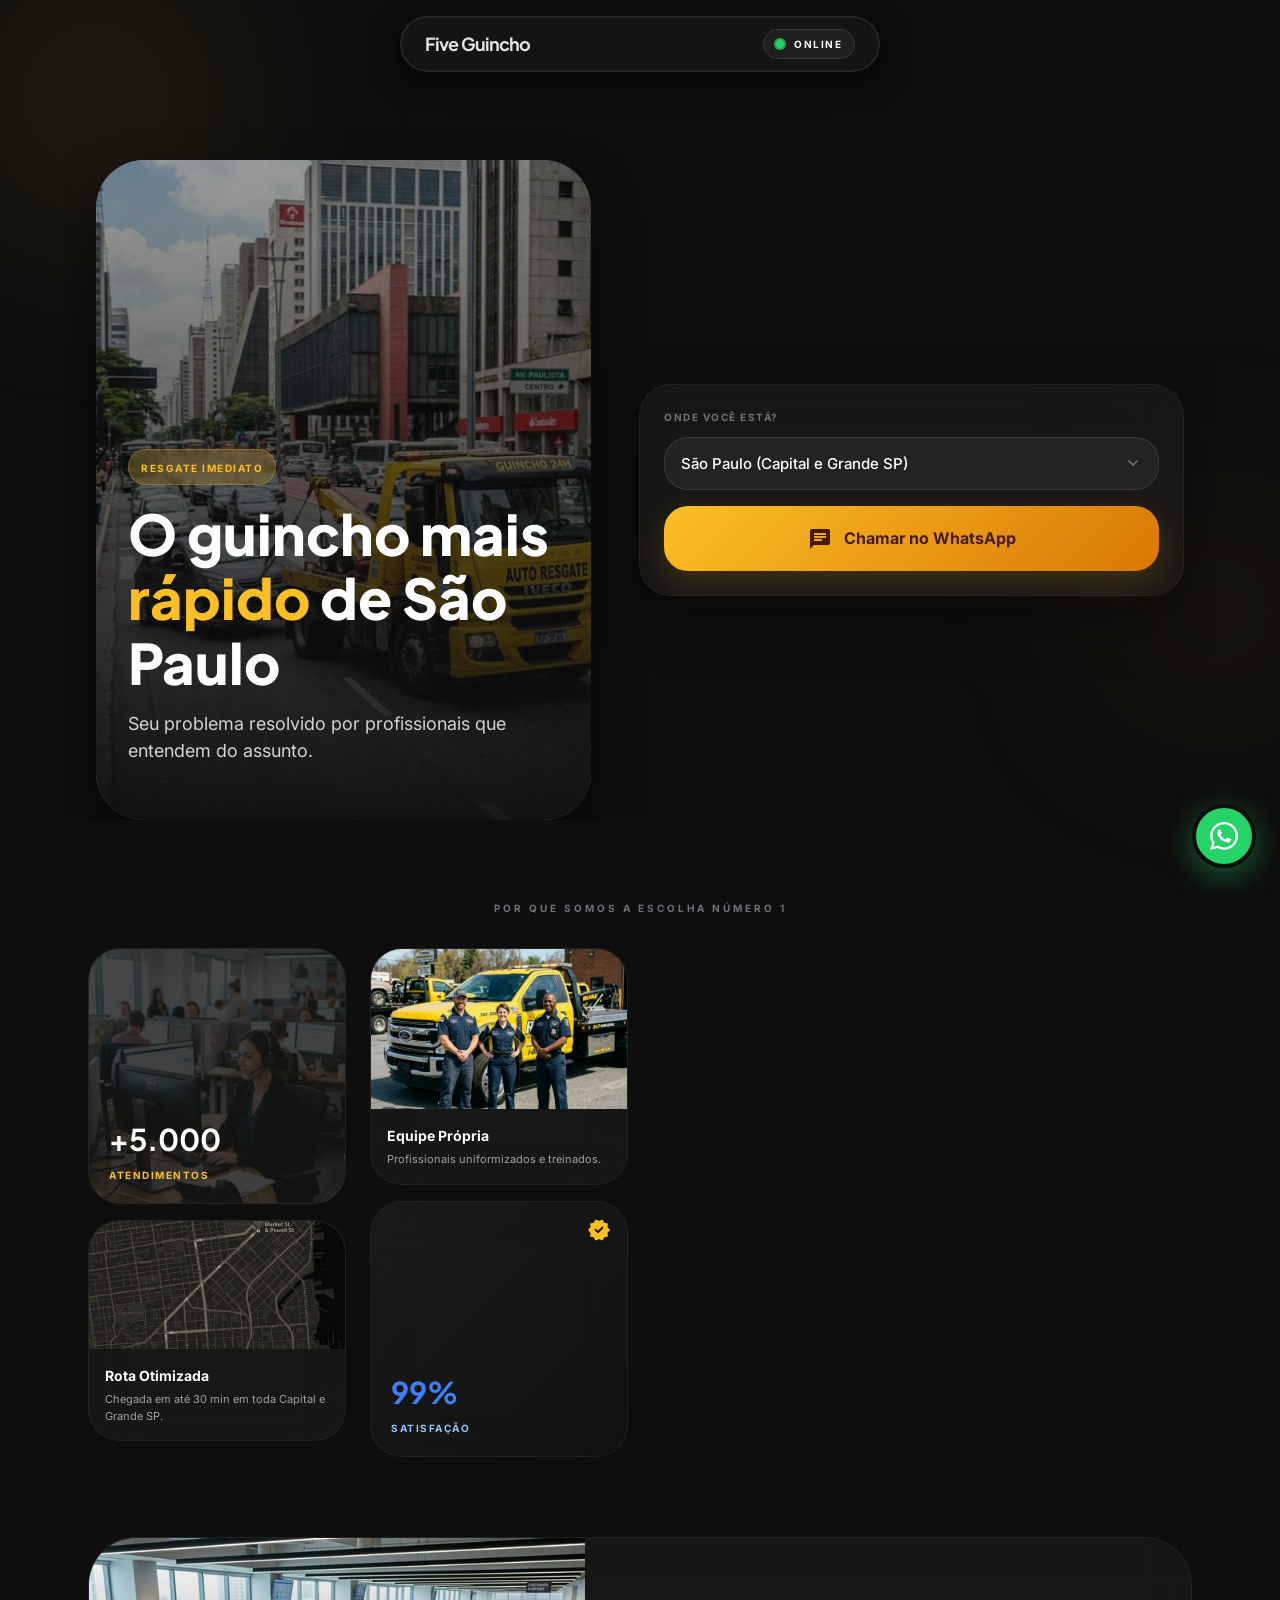
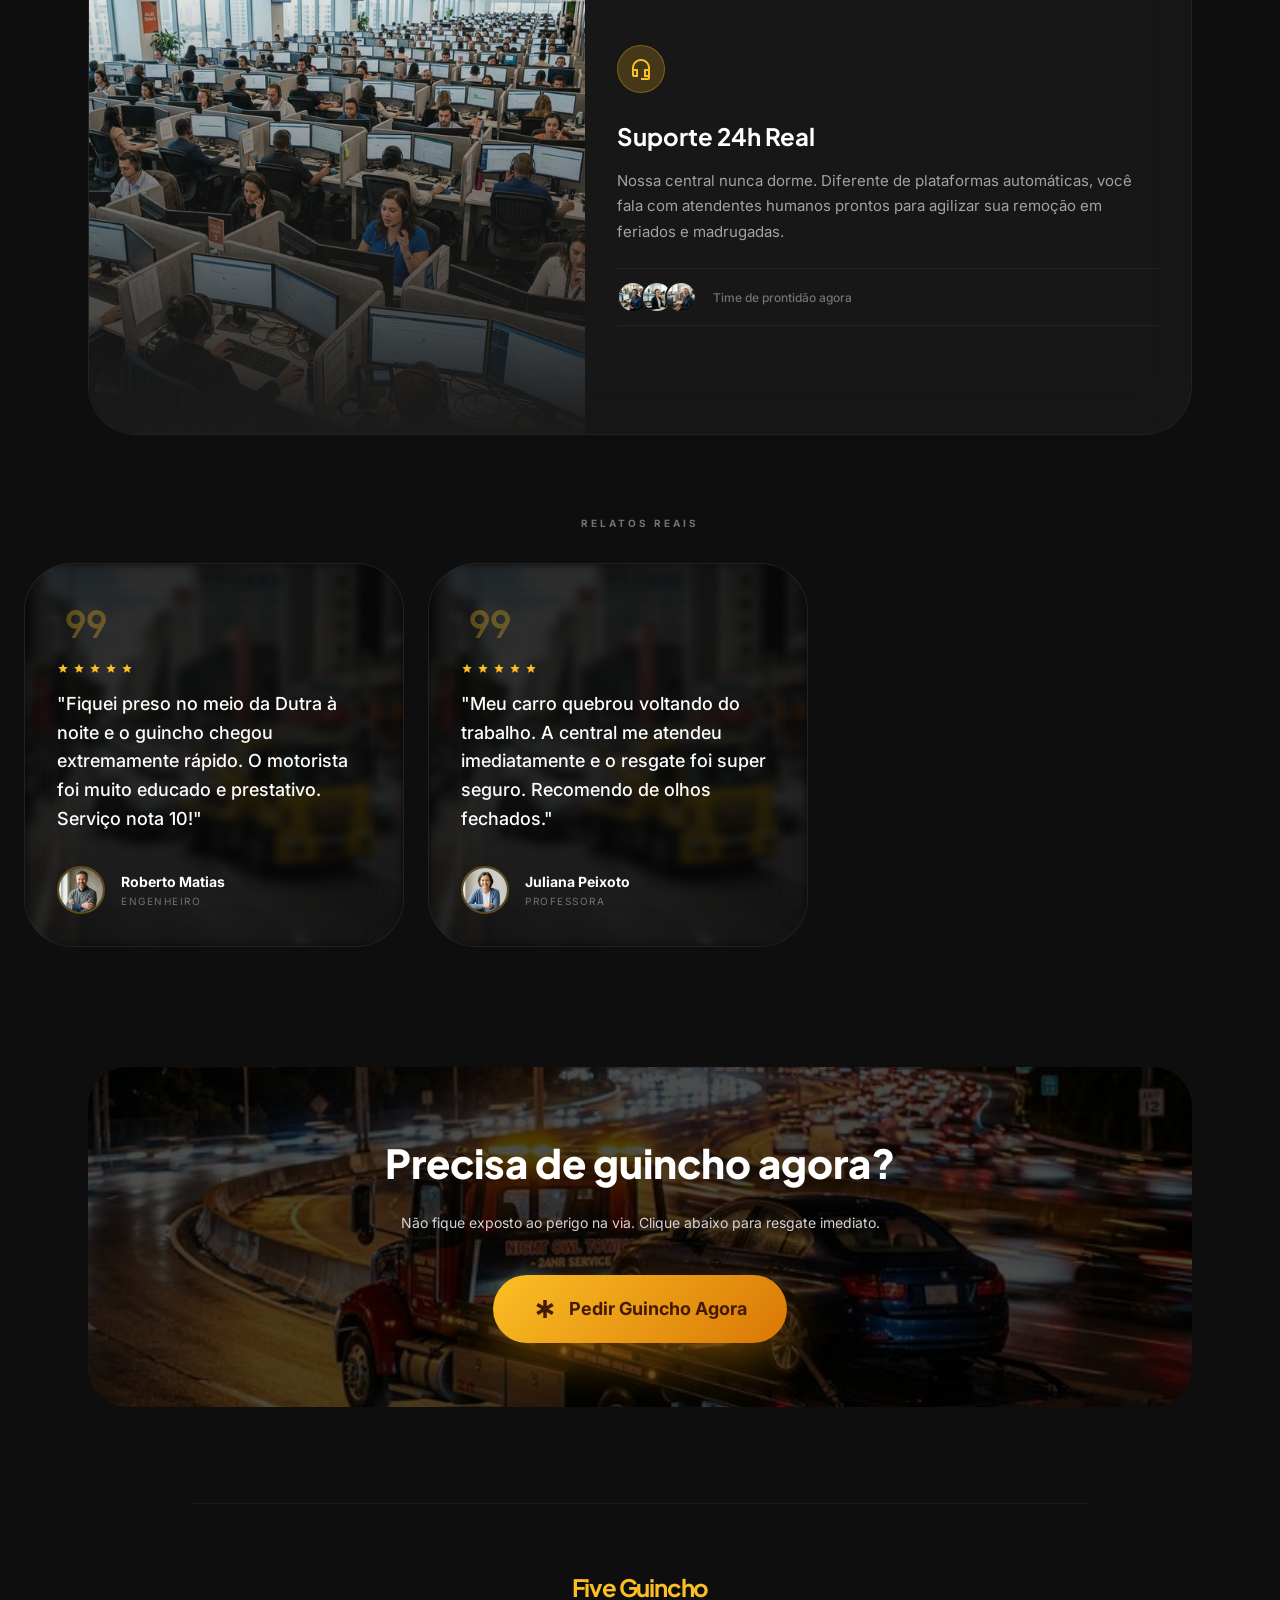
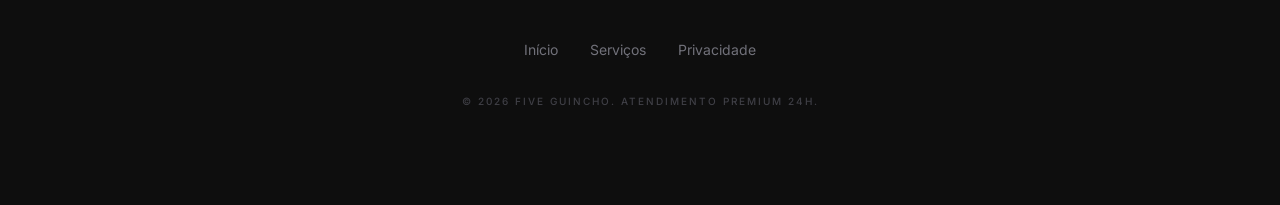
<file: index.html>
<!DOCTYPE html>
<html lang="pt-BR">
<head>
  <meta charset="utf-8" />
  <meta name="viewport" content="width=device-width, initial-scale=1.0" />
  <title>Five Guincho | O Guincho mais rápido de São Paulo</title>
  <meta name="description" content="Five Guincho — Guincho 24h em São Paulo. Resgate imediato via WhatsApp. Equipe própria, rota otimizada e +5.000 atendimentos com 99% de satisfação." />

  <!-- Fonts -->
  <link rel="preconnect" href="https://fonts.googleapis.com" />
  <link rel="preconnect" href="https://fonts.gstatic.com" crossorigin />
  <link href="https://fonts.googleapis.com/css2?family=Plus+Jakarta+Sans:wght@400;500;600;700;800&family=Inter:wght@300;400;500;600;700&display=swap" rel="stylesheet" />
  
  <!-- Material Symbols -->
  <link href="https://fonts.googleapis.com/css2?family=Material+Symbols+Outlined:wght,FILL@100..700,0..1&display=swap" rel="stylesheet" />

  <!-- Stylesheet -->
  <link rel="stylesheet" href="style.css" />
  <!-- Google tag (gtag.js) -->
  <script async src="https://www.googletagmanager.com/gtag/js?id=AW-11038948167"></script>
  <script>
    window.dataLayer = window.dataLayer || [];
    function gtag(){dataLayer.push(arguments);}
    gtag('js', new Date());

    gtag('config', 'AW-11038948167');
  </script>

  <!-- Google Tag Manager -->
  <script>(function(w,d,s,l,i){w[l]=w[l]||[];w[l].push({'gtm.start':
  new Date().getTime(),event:'gtm.js'});var f=d.getElementsByTagName(s)[0],
  j=d.createElement(s),dl=l!='dataLayer'?'&l='+l:'';j.async=true;j.src=
  'https://www.googletagmanager.com/gtm.js?id='+i+dl;f.parentNode.insertBefore(j,f);
  })(window,document,'script','dataLayer','GTM-MQ79NGHH');</script>
  <!-- End Google Tag Manager -->
</head>
<body>
  <!-- Google Tag Manager (noscript) -->
  <noscript><iframe src="https://www.googletagmanager.com/ns.html?id=GTM-MQ79NGHH"
  height="0" width="0" style="display:none;visibility:hidden"></iframe></noscript>
  <!-- End Google Tag Manager (noscript) -->

  <!-- Ambient Glow Effects -->
  <div class="glow-gold" aria-hidden="true"></div>
  <div class="glow-amber" aria-hidden="true"></div>

  <!-- ===================== HEADER ===================== -->
  <header class="site-header" id="header">
    <div class="header-bar liquid-glass">
      <div class="header-logo font-headline">Five Guincho</div>
      <div class="header-badge">
        <span class="badge-dot" aria-hidden="true"></span>
        <span class="badge-text">Online</span>
      </div>
    </div>
  </header>

  <!-- ===================== MAIN ===================== -->
  <main class="main-content">

    <!-- ========== HERO SECTION ========== -->
    <section class="hero" id="inicio">
      <div class="hero-image-wrapper animate-fade-in-up">
        <img
          alt="Profissional da Five Guincho atendendo carro parado em São Paulo"
          src="assets/images/hero_bg_1773926470104.png"
        />
        <div class="hero-overlay">
          <div class="hero-tag">
            <span>Resgate Imediato</span>
          </div>
          <h1 class="hero-title font-headline">
            O guincho mais <span class="highlight">rápido</span> de São Paulo
          </h1>
          <p class="hero-subtitle">
            Seu problema resolvido por profissionais que entendem do assunto.
          </p>
        </div>
      </div>

      <div class="hero-cta-card glass-card animate-fade-in-up delay-2">
        <label class="hero-cta-label" for="state-selector">Onde você está?</label>
        <div class="state-selector-wrapper">
          <select class="state-selector" id="state-selector">
            <option value="SP">São Paulo (Capital e Grande SP)</option>
            <option value="RJ">Rio de Janeiro</option>
            <option value="MG">Minas Gerais</option>
            <option value="OTHER">Outros Estados</option>
          </select>
          <span class="material-symbols-outlined state-selector-icon" aria-hidden="true">expand_more</span>
        </div>

        <div class="cta-sp" id="cta-sp">
          <a class="btn-primary" id="botao_whatsapp" href="https://wa.me/5511913220897?text=Ol%C3%A1%2C%20preciso%20de%20um%20guincho%20em%20SP" target="_blank">
            <span class="material-symbols-outlined filled">chat</span>
            Chamar no WhatsApp
          </a>
        </div>

        <div class="cta-other" id="cta-other">
          <span class="material-symbols-outlined">info</span>
          <p>Atendemos somente São Paulo no momento.</p>
        </div>
      </div>
    </section>

    <!-- ========== BENEFITS SECTION ========== -->
    <section class="benefits reveal" id="servicos">
      <h2 class="section-title">Por que somos a escolha número 1</h2>
      <div class="benefits-grid">
        <!-- Column 1 -->
        <div class="benefits-col">
          <div class="stat-card glass-card">
            <img
              class="stat-card__bg"
              alt=""
              src="assets/images/call_center_bg_1773926505884.png"
              aria-hidden="true"
            />
            <div class="stat-card__content">
              <div class="stat-card__number font-headline">+5.000</div>
              <div class="stat-card__label">Atendimentos</div>
            </div>
          </div>

          <div class="feature-card glass-card">
            <div class="feature-card__image feature-card__image--grayscale">
              <img
                alt="Mapa de cobertura de São Paulo"
                src="assets/images/map_bg_1773926572896.png"
              />
              <div class="feature-card__image-overlay"></div>
            </div>
            <div class="feature-card__body">
              <h3 class="feature-card__title">Rota Otimizada</h3>
              <p class="feature-card__desc">Chegada em até 30 min em toda Capital e Grande SP.</p>
            </div>
          </div>
        </div>

        <!-- Column 2 -->
        <div class="benefits-col">
          <div class="feature-card glass-card">
            <div class="feature-card__image feature-card__image--tall">
              <img
                alt="Especialista uniformizado da Five Guincho"
                src="assets/images/team_bg_1773926521240.png"
              />
            </div>
            <div class="feature-card__body">
              <h3 class="feature-card__title">Equipe Própria</h3>
              <p class="feature-card__desc">Profissionais uniformizados e treinados.</p>
            </div>
          </div>

          <div class="satisfaction-card glass-card">
            <span class="satisfaction-card__icon material-symbols-outlined filled" aria-hidden="true">verified</span>
            <div class="satisfaction-card__content">
              <div class="satisfaction-card__number font-headline">99%</div>
              <div class="satisfaction-card__label">Satisfação</div>
            </div>
          </div>
        </div>
      </div>
    </section>

    <!-- ========== SUPPORT 24H ========== -->
    <section class="support-section reveal">
      <div class="support-card glass-card">
        <div class="support-card__image">
          <img
            alt="Central de atendimento 24h da Five Guincho"
            src="assets/images/support_main_1773926591647.png"
          />
          <div class="support-card__image-gradient"></div>
        </div>
        <div class="support-card__body">
          <div class="support-card__icon-wrapper">
            <span class="material-symbols-outlined">headset_mic</span>
          </div>
          <h2 class="support-card__title font-headline">Suporte 24h Real</h2>
          <p class="support-card__desc">
            Nossa central nunca dorme. Diferente de plataformas automáticas, você fala com atendentes humanos prontos para agilizar sua remoção em feriados e madrugadas.
          </p>
          <div class="support-card__team">
            <div class="avatar-stack">
              <div class="avatar-stack__item">
                <img alt="Membro da equipe" src="assets/images/support_avatar_1_1773926607169.png" />
              </div>
              <div class="avatar-stack__item">
                <img alt="Membro da equipe" src="assets/images/support_avatar_2_1773926623185.png" />
              </div>
              <div class="avatar-stack__item">
                <img alt="Membro da equipe" src="assets/images/support_avatar_3_1773926680739.png" />
              </div>
            </div>
            <span class="team-label">Time de prontidão agora</span>
          </div>
        </div>
      </div>
    </section>

    <!-- ========== TESTIMONIALS ========== -->
    <section class="testimonials reveal">
      <div class="testimonials__header">
        <h2 class="section-title">Relatos Reais</h2>
      </div>
      <div class="testimonials__carousel">
        <!-- Testimonial 1 -->
        <div class="testimonial-card glass-card">
          <img
            class="testimonial-card__bg"
            alt=""
            src="assets/images/hero_bg_1773926470104.png"
            aria-hidden="true"
          />
          <div class="testimonial-card__overlay"></div>
          <div class="testimonial-card__inner">
            <div class="testimonial-card__quote-icon">
              <span class="material-symbols-outlined">format_quote</span>
            </div>
            <div class="testimonial-card__bottom">
              <div class="testimonial-stars">
                <span class="material-symbols-outlined filled">star</span>
                <span class="material-symbols-outlined filled">star</span>
                <span class="material-symbols-outlined filled">star</span>
                <span class="material-symbols-outlined filled">star</span>
                <span class="material-symbols-outlined filled">star</span>
              </div>
              <p class="testimonial-card__text">"Fiquei preso no meio da Dutra à noite e o guincho chegou extremamente rápido. O motorista foi muito educado e prestativo. Serviço nota 10!"</p>
              <div class="testimonial-card__author">
                <div class="testimonial-card__avatar">
                  <img alt="Roberto Matias" src="assets/images/testimonial_avatar_1_1773926697660.png" />
                </div>
                <div>
                  <div class="testimonial-card__name">Roberto Matias</div>
                  <div class="testimonial-card__role">Engenheiro</div>
                </div>
              </div>
            </div>
          </div>
        </div>

        <!-- Testimonial 2 -->
        <div class="testimonial-card glass-card">
          <img
            class="testimonial-card__bg"
            alt=""
            src="assets/images/hero_bg_1773926470104.png"
            aria-hidden="true"
          />
          <div class="testimonial-card__overlay"></div>
          <div class="testimonial-card__inner">
            <div class="testimonial-card__quote-icon">
              <span class="material-symbols-outlined">format_quote</span>
            </div>
            <div class="testimonial-card__bottom">
              <div class="testimonial-stars">
                <span class="material-symbols-outlined filled">star</span>
                <span class="material-symbols-outlined filled">star</span>
                <span class="material-symbols-outlined filled">star</span>
                <span class="material-symbols-outlined filled">star</span>
                <span class="material-symbols-outlined filled">star</span>
              </div>
              <p class="testimonial-card__text">"Meu carro quebrou voltando do trabalho. A central me atendeu imediatamente e o resgate foi super seguro. Recomendo de olhos fechados."</p>
              <div class="testimonial-card__author">
                <div class="testimonial-card__avatar">
                  <img alt="Juliana Peixoto" src="assets/images/testimonial_avatar_2_1773926717036.png" />
                </div>
                <div>
                  <div class="testimonial-card__name">Juliana Peixoto</div>
                  <div class="testimonial-card__role">Professora</div>
                </div>
              </div>
            </div>
          </div>
        </div>
      </div>
    </section>

    <!-- ========== CTA FINAL ========== -->
    <section class="cta-final reveal">
      <div class="cta-final__card">
        <img
          class="cta-final__bg"
          alt=""
          src="assets/images/cta_bg_1773926490150.png"
          aria-hidden="true"
        />
        <div class="cta-final__content">
          <h2 class="cta-final__title font-headline">Precisa de guincho agora?</h2>
          <p class="cta-final__desc">Não fique exposto ao perigo na via. Clique abaixo para resgate imediato.</p>
          <a class="btn-primary btn-primary--rounded" id="botao_whatsapp_cta" href="https://wa.me/5511913220897?text=Ol%C3%A1%2C%20preciso%20de%20um%20guincho%20em%20SP" target="_blank">
            <span class="material-symbols-outlined">emergency</span>
            Pedir Guincho Agora
          </a>
        </div>
      </div>
    </section>

  </main>

  <!-- ===================== FOOTER ===================== -->
  <footer class="site-footer">
    <div class="footer-logo font-headline">Five Guincho</div>
    <nav class="footer-nav">
      <a href="#inicio">Início</a>
      <a href="#servicos">Serviços</a>
      <a href="#">Privacidade</a>
    </nav>
    <div class="footer-copy">
      © <span id="current-year">2024</span> Five Guincho. Atendimento Premium 24h.
    </div>
  </footer>

  <!-- ===================== BOTTOM NAV (Mobile) ===================== -->
  <nav class="bottom-nav" aria-label="Navegação mobile">
    <a class="bottom-nav__link bottom-nav__link--active" href="#inicio">
      <span class="material-symbols-outlined filled">home</span>
      <span class="nav-label">Início</span>
    </a>
    <a class="bottom-nav__link" href="#servicos">
      <span class="material-symbols-outlined">construction</span>
      <span class="nav-label">Serviços</span>
    </a>
    <a class="bottom-nav__link" id="botao_whatsapp" href="https://wa.me/5511913220897?text=Ol%C3%A1%2C%20preciso%20de%20um%20guincho%20em%20SP" target="_blank">
      <span class="material-symbols-outlined">alternate_email</span>
      <span class="nav-label">Contato</span>
    </a>
  </nav>

  <!-- ===================== WHATSAPP FAB ===================== -->
  <a class="whatsapp-fab" id="botao_whatsapp" href="https://wa.me/5511913220897?text=Ol%C3%A1%2C%20preciso%20de%20um%20guincho%20em%20SP" target="_blank" aria-label="Chamar no WhatsApp">
    <svg xmlns="http://www.w3.org/2000/svg" width="28" height="28" viewBox="0 0 24 24" fill="white">
      <path d="M17.472 14.382c-.297-.149-1.758-.867-2.03-.967-.273-.099-.471-.148-.67.15-.197.297-.767.966-.94 1.164-.173.199-.347.223-.644.075-.297-.15-1.255-.463-2.39-1.475-.883-.788-1.48-1.761-1.653-2.059-.173-.297-.018-.458.13-.606.134-.133.298-.347.446-.52.149-.174.198-.298.298-.497.099-.198.05-.371-.025-.52-.075-.149-.669-1.612-.916-2.207-.242-.579-.487-.5-.669-.51-.173-.008-.371-.01-.57-.01-.198 0-.52.074-.792.372-.272.297-1.04 1.016-1.04 2.479 0 1.462 1.065 2.875 1.213 3.074.149.198 2.096 3.2 5.077 4.487.709.306 1.262.489 1.694.625.712.227 1.36.195 1.871.118.571-.085 1.758-.719 2.006-1.413.248-.694.248-1.289.173-1.413-.074-.124-.272-.198-.57-.347m-5.421 7.403h-.004a9.87 9.87 0 01-5.031-1.378l-.361-.214-3.741.982.998-3.648-.235-.374a9.86 9.86 0 01-1.51-5.26c.001-5.45 4.436-9.884 9.888-9.884 2.64 0 5.122 1.03 6.988 2.898a9.825 9.825 0 012.893 6.994c-.003 5.45-4.437 9.884-9.885 9.884m8.413-18.297A11.815 11.815 0 0012.05 0C5.495 0 .16 5.335.157 11.892c0 2.096.547 4.142 1.588 5.945L.057 24l6.305-1.654a11.882 11.882 0 005.683 1.448h.005c6.554 0 11.89-5.335 11.893-11.893a11.821 11.821 0 00-3.48-8.413z"/>
    </svg>
  </a>



  <!-- Script -->
  <script src="script.js"></script>

</body>
</html>
</file>
<file: style.css>
/* ============================================
   FIVE GUINCHO - Design System (Liquid Glass)
   ============================================ */

/* --- Custom Properties --- */
:root {
  /* Core Colors */
  --primary: #fbbf24;
  --primary-dim: #d97706;
  --primary-container: #fcd34d;
  --on-primary: #451a03;

  /* Surface Layer System */
  --surface: #0e0e0e;
  --surface-dim: #0e0e0e;
  --surface-container-lowest: #000000;
  --surface-container-low: #131313;
  --surface-container: #1a1a1a;
  --surface-container-high: #20201f;
  --surface-container-highest: #262626;
  --surface-bright: #2c2c2c;
  --surface-variant: #262626;

  /* On-Surface */
  --on-surface: #ffffff;
  --on-surface-variant: #adaaaa;
  --on-background: #ffffff;

  /* Outline */
  --outline: #767575;
  --outline-variant: #484847;

  /* Secondary / Tertiary */
  --secondary: #f59e0b;
  --tertiary: #fbbf24;

  /* Error */
  --error: #f87171;
  --error-container: #9f0519;

  /* Functional */
  --whatsapp-green: #25D366;

  /* Typography */
  --font-headline: 'Plus Jakarta Sans', sans-serif;
  --font-body: 'Inter', sans-serif;
  --font-label: 'Inter', sans-serif;

  /* Spacing */
  --space-1: 0.25rem;
  --space-2: 0.5rem;
  --space-3: 0.75rem;
  --space-4: 1rem;
  --space-5: 1.25rem;
  --space-6: 1.5rem;
  --space-8: 2rem;
  --space-10: 2.5rem;
  --space-12: 3rem;
  --space-16: 4rem;
  --space-20: 5rem;
  --space-24: 6rem;

  /* Border Radius */
  --radius-sm: 0.5rem;
  --radius-md: 1rem;
  --radius-lg: 1.5rem;
  --radius-xl: 2rem;
  --radius-2xl: 2.5rem;
  --radius-3xl: 3rem;
  --radius-full: 9999px;
}

/* --- Reset & Base --- */
*,
*::before,
*::after {
  margin: 0;
  padding: 0;
  box-sizing: border-box;
}

html {
  scroll-behavior: smooth;
  -webkit-text-size-adjust: 100%;
}

body {
  font-family: var(--font-body);
  background-color: var(--surface);
  color: var(--on-surface);
  overflow-x: hidden;
  min-height: 100dvh;
  line-height: 1.6;
  -webkit-font-smoothing: antialiased;
  -moz-osx-font-smoothing: grayscale;
}

::selection {
  background-color: var(--primary);
  color: var(--on-primary);
}

img {
  display: block;
  max-width: 100%;
  height: auto;
}

a {
  text-decoration: none;
  color: inherit;
}

button {
  border: none;
  background: none;
  cursor: pointer;
  font-family: inherit;
}

select {
  font-family: inherit;
}

/* --- Utility Classes --- */
.font-headline {
  font-family: var(--font-headline);
}

.font-label {
  font-family: var(--font-label);
}

.label-micro {
  font-size: 10px;
  font-weight: 700;
  text-transform: uppercase;
  letter-spacing: 0.3em;
  font-family: var(--font-label);
}

.label-micro-tight {
  font-size: 10px;
  font-weight: 700;
  text-transform: uppercase;
  letter-spacing: 0.15em;
  font-family: var(--font-label);
}

/* --- Glass Effects --- */
.glass-card {
  background: rgba(38, 38, 38, 0.4);
  backdrop-filter: blur(24px);
  -webkit-backdrop-filter: blur(24px);
  border: 1px solid rgba(255, 255, 255, 0.05);
}

.liquid-glass {
  background: rgba(26, 26, 26, 0.6);
  backdrop-filter: blur(20px) saturate(180%);
  -webkit-backdrop-filter: blur(20px) saturate(180%);
  border: 1px solid rgba(255, 255, 255, 0.1);
  box-shadow: 0 8px 32px 0 rgba(0, 0, 0, 0.8),
              inset 0 0 0 1px rgba(255, 255, 255, 0.05);
}

/* --- Ambient Glow Effects --- */
.glow-gold {
  position: fixed;
  top: -6rem;
  left: -6rem;
  width: 24rem;
  height: 24rem;
  background: radial-gradient(circle at center, rgba(251, 191, 36, 0.15) 0%, transparent 70%);
  filter: blur(100px);
  pointer-events: none;
  z-index: 0;
}

.glow-amber {
  position: fixed;
  top: 50%;
  right: -6rem;
  width: 20rem;
  height: 20rem;
  background: radial-gradient(circle at center, rgba(245, 158, 11, 0.1) 0%, transparent 70%);
  filter: blur(100px);
  pointer-events: none;
  z-index: 0;
}

/* --- Gradient Button --- */
.btn-primary {
  display: inline-flex;
  align-items: center;
  justify-content: center;
  gap: var(--space-3);
  width: 100%;
  background: linear-gradient(135deg, var(--primary), var(--primary-dim));
  color: var(--on-primary);
  font-weight: 700;
  padding: var(--space-5) var(--space-6);
  border-radius: var(--radius-lg);
  font-size: 1rem;
  box-shadow: 0 10px 30px rgba(245, 158, 11, 0.2);
  transition: transform 0.15s ease, box-shadow 0.2s ease;
  cursor: pointer;
  border: none;
  font-family: var(--font-body);
}

.btn-primary:active {
  transform: scale(0.95);
}

.btn-primary:hover {
  box-shadow: 0 14px 40px rgba(245, 158, 11, 0.35);
}

.btn-primary--rounded {
  border-radius: var(--radius-full);
  padding: var(--space-5) var(--space-10);
  font-size: 1.125rem;
  box-shadow: 0 16px 48px rgba(245, 158, 11, 0.4);
}

/* --- Animations --- */
@keyframes ping {
  75%, 100% {
    transform: scale(2);
    opacity: 0;
  }
}

@keyframes fadeInUp {
  from {
    opacity: 0;
    transform: translateY(30px);
  }
  to {
    opacity: 1;
    transform: translateY(0);
  }
}

@keyframes fadeIn {
  from { opacity: 0; }
  to { opacity: 1; }
}

@keyframes shimmer {
  0% { background-position: -200% 0; }
  100% { background-position: 200% 0; }
}

.animate-ping {
  animation: ping 1s cubic-bezier(0, 0, 0.2, 1) infinite;
}

.animate-fade-in-up {
  opacity: 0;
  animation: fadeInUp 0.8s ease forwards;
}

.animate-fade-in-up.delay-1 { animation-delay: 0.15s; }
.animate-fade-in-up.delay-2 { animation-delay: 0.3s; }
.animate-fade-in-up.delay-3 { animation-delay: 0.45s; }

/* Scroll-triggered reveal */
.reveal {
  opacity: 0;
  transform: translateY(30px);
  transition: opacity 0.7s ease, transform 0.7s ease;
}

.reveal.visible {
  opacity: 1;
  transform: translateY(0);
}

/* ============================================
   HEADER
   ============================================ */
.site-header {
  position: fixed;
  top: var(--space-4);
  left: var(--space-4);
  right: var(--space-4);
  z-index: 50;
}

.header-bar {
  display: flex;
  justify-content: space-between;
  align-items: center;
  padding: var(--space-3) var(--space-6);
  border-radius: var(--radius-full);
  max-width: 30rem;
  margin: 0 auto;
}

.header-logo {
  font-size: 1.125rem;
  font-weight: 700;
  letter-spacing: -0.05em;
  color: #e4e4e7;
  font-family: var(--font-headline);
}

.header-badge {
  display: flex;
  align-items: center;
  gap: 0.625rem;
  padding: 0.375rem 0.75rem;
  border-radius: var(--radius-full);
  background: rgba(255, 255, 255, 0.05);
  border: 1px solid rgba(255, 255, 255, 0.1);
}

.badge-dot {
  position: relative;
  width: 0.5rem;
  height: 0.5rem;
  display: flex;
  align-items: center;
  justify-content: center;
}

.badge-dot::before {
  content: '';
  position: absolute;
  inset: -2px;
  border-radius: 50%;
  background: var(--whatsapp-green);
  animation: ping 1.5s cubic-bezier(0, 0, 0.2, 1) infinite;
  opacity: 0.75;
}

.badge-dot::after {
  content: '';
  position: relative;
  display: inline-flex;
  width: 0.5rem;
  height: 0.5rem;
  border-radius: 50%;
  background: var(--whatsapp-green);
}

.badge-text {
  font-size: 10px;
  font-weight: 700;
  text-transform: uppercase;
  letter-spacing: 0.15em;
  color: var(--on-surface);
  font-family: var(--font-label);
}

/* ============================================
   MAIN CONTENT
   ============================================ */
.main-content {
  position: relative;
  padding-top: var(--space-24);
  padding-bottom: 8rem;
}

/* ============================================
   HERO SECTION
   ============================================ */
.hero {
  position: relative;
  padding: var(--space-8) var(--space-6) 0;
  margin-bottom: var(--space-12);
  overflow: hidden;
}

.hero-image-wrapper {
  position: relative;
  width: 100%;
  aspect-ratio: 4 / 5;
  border-radius: var(--radius-3xl);
  overflow: hidden;
  margin-bottom: var(--space-8);
  box-shadow: 0 25px 50px rgba(0, 0, 0, 0.5);
}

.hero-image-wrapper img {
  width: 100%;
  height: 100%;
  object-fit: cover;
}

.hero-overlay {
  position: absolute;
  inset: 0;
  background: linear-gradient(to top, rgba(14, 14, 14, 0.95) 0%, rgba(14, 14, 14, 0.4) 100%);
  display: flex;
  flex-direction: column;
  justify-content: flex-end;
  padding: var(--space-8);
}

.hero-tag {
  display: inline-block;
  padding: 0.25rem 0.75rem;
  border-radius: var(--radius-full);
  background: rgba(251, 191, 36, 0.2);
  backdrop-filter: blur(12px);
  -webkit-backdrop-filter: blur(12px);
  border: 1px solid rgba(251, 191, 36, 0.3);
  width: fit-content;
  margin-bottom: var(--space-4);
}

.hero-tag span {
  font-size: 10px;
  font-weight: 700;
  text-transform: uppercase;
  letter-spacing: 0.15em;
  color: var(--primary);
  font-family: var(--font-label);
}

.hero-title {
  font-size: 2.25rem;
  font-weight: 800;
  font-family: var(--font-headline);
  line-height: 1.15;
  margin-bottom: var(--space-4);
}

.hero-title .highlight {
  color: var(--primary);
}

.hero-subtitle {
  color: #d4d4d8;
  font-size: 1.125rem;
  margin-bottom: var(--space-6);
  line-height: 1.5;
}

/* Hero CTA Card */
.hero-cta-card {
  border-radius: var(--radius-xl);
  padding: var(--space-6);
  box-shadow: 0 20px 60px rgba(0, 0, 0, 0.4);
  position: relative;
  z-index: 20;
}

.hero-cta-label {
  display: block;
  font-size: 10px;
  font-weight: 700;
  text-transform: uppercase;
  letter-spacing: 0.15em;
  color: #71717a;
  margin-bottom: var(--space-3);
  font-family: var(--font-label);
}

.state-selector-wrapper {
  position: relative;
  margin-bottom: var(--space-4);
}

.state-selector {
  width: 100%;
  background: rgba(255, 255, 255, 0.05);
  border: 1px solid rgba(255, 255, 255, 0.1);
  border-radius: var(--radius-lg);
  padding: var(--space-4);
  color: var(--on-surface);
  appearance: none;
  -webkit-appearance: none;
  font-size: 0.9375rem;
  font-weight: 500;
  cursor: pointer;
  transition: all 0.2s ease;
  outline: none;
}

.state-selector:focus {
  border-color: rgba(251, 191, 36, 0.5);
  box-shadow: 0 0 0 2px rgba(251, 191, 36, 0.1);
}

.state-selector-icon {
  position: absolute;
  right: var(--space-4);
  top: 50%;
  transform: translateY(-50%);
  color: #71717a;
  pointer-events: none;
  font-size: 1.25rem;
}

/* CTA Other (error message) */
.cta-other {
  display: none;
  margin-top: var(--space-4);
  padding: var(--space-4);
  border-radius: var(--radius-lg);
  background: rgba(248, 113, 113, 0.1);
  border: 1px solid rgba(248, 113, 113, 0.2);
  align-items: center;
  gap: var(--space-3);
}

.cta-other.active {
  display: flex;
}

.cta-other .material-symbols-outlined {
  color: var(--error);
  flex-shrink: 0;
}

.cta-other p {
  font-size: 0.875rem;
  font-weight: 500;
  color: var(--error);
}

.cta-sp {
  display: block;
}

.hidden {
  display: none !important;
}

/* ============================================
   BENEFITS SECTION
   ============================================ */
.benefits {
  padding: 0 var(--space-6);
  margin-bottom: var(--space-20);
}

.section-title {
  text-align: center;
  font-size: 10px;
  font-weight: 700;
  text-transform: uppercase;
  letter-spacing: 0.3em;
  color: #71717a;
  margin-bottom: var(--space-8);
  font-family: var(--font-label);
}

.benefits-grid {
  display: grid;
  grid-template-columns: 1fr 1fr;
  gap: var(--space-4);
  align-items: start;
}

/* Stagger effect */
.benefits-col:nth-child(2) {
  padding-top: var(--space-8);
}

.benefits-col {
  display: flex;
  flex-direction: column;
  gap: var(--space-4);
}

/* Stat Card */
.stat-card {
  border-radius: var(--radius-xl);
  padding: var(--space-5);
  height: 12rem;
  display: flex;
  flex-direction: column;
  justify-content: flex-end;
  position: relative;
  overflow: hidden;
}

.stat-card__bg {
  position: absolute;
  inset: 0;
  object-fit: cover;
  opacity: 0.2;
}

.stat-card__content {
  position: relative;
  z-index: 10;
}

.stat-card__number {
  font-size: 1.875rem;
  font-weight: 700;
  font-family: var(--font-headline);
  margin-bottom: 0.25rem;
}

.stat-card__label {
  font-size: 10px;
  font-weight: 700;
  text-transform: uppercase;
  letter-spacing: 0.15em;
  color: var(--primary);
  font-family: var(--font-label);
}

/* Feature Card */
.feature-card {
  border-radius: var(--radius-xl);
  overflow: hidden;
}

.feature-card__image {
  height: 8rem;
  width: 100%;
  position: relative;
  overflow: hidden;
}

.feature-card__image img {
  width: 100%;
  height: 100%;
  object-fit: cover;
}

.feature-card__image--grayscale img {
  filter: grayscale(1) brightness(0.75);
}

.feature-card__image-overlay {
  position: absolute;
  inset: 0;
  background: rgba(251, 191, 36, 0.1);
  mix-blend-mode: overlay;
}

.feature-card__body {
  padding: var(--space-4);
}

.feature-card__title {
  font-weight: 700;
  font-size: 0.875rem;
  margin-bottom: 0.25rem;
}

.feature-card__desc {
  font-size: 11px;
  color: #a1a1aa;
  line-height: 1.5;
}

/* Verified / Satisfaction Card */
.satisfaction-card {
  border-radius: var(--radius-xl);
  padding: var(--space-5);
  height: 10rem;
  display: flex;
  flex-direction: column;
  justify-content: flex-end;
  position: relative;
  overflow: hidden;
  background: linear-gradient(135deg, rgba(255, 255, 255, 0.05), rgba(255, 255, 255, 0.02));
}

.satisfaction-card__icon {
  position: absolute;
  top: var(--space-4);
  right: var(--space-4);
  color: var(--primary);
}

.satisfaction-card__content {
  position: relative;
  z-index: 10;
}

.satisfaction-card__number {
  font-size: 1.875rem;
  font-weight: 700;
  font-family: var(--font-headline);
  margin-bottom: 0.25rem;
  color: #3b82f6; /* Blue */
}

.satisfaction-card__label {
  font-size: 10px;
  font-weight: 700;
  text-transform: uppercase;
  letter-spacing: 0.15em;
  color: #93c5fd; /* Light Blue */
  font-family: var(--font-label);
}

/* Large feature card image */
.feature-card__image--tall {
  height: 10rem;
}

/* ============================================
   SUPPORT 24H SECTION
   ============================================ */
.support-section {
  padding: 0 var(--space-6);
  margin-bottom: var(--space-20);
}

.support-card {
  border-radius: var(--radius-3xl);
  overflow: hidden;
  display: flex;
  flex-direction: column;
}

.support-card__image {
  height: 14rem;
  position: relative;
  overflow: hidden;
}

.support-card__image img {
  width: 100%;
  height: 100%;
  object-fit: cover;
}

.support-card__image-gradient {
  position: absolute;
  inset: 0;
  background: linear-gradient(to top, var(--surface-container) 0%, transparent 100%);
}

.support-card__body {
  padding: var(--space-8);
  margin-top: -3rem;
  position: relative;
  z-index: 10;
}

.support-card__icon-wrapper {
  width: 3rem;
  height: 3rem;
  border-radius: var(--radius-lg);
  background: rgba(251, 191, 36, 0.2);
  display: flex;
  align-items: center;
  justify-content: center;
  margin-bottom: var(--space-6);
  border: 1px solid rgba(251, 191, 36, 0.3);
}

.support-card__icon-wrapper .material-symbols-outlined {
  color: var(--primary);
}

.support-card__title {
  font-size: 1.5rem;
  font-weight: 700;
  font-family: var(--font-headline);
  margin-bottom: var(--space-3);
}

.support-card__desc {
  color: #a1a1aa;
  line-height: 1.7;
  margin-bottom: var(--space-6);
  font-size: 0.9375rem;
}

.support-card__team {
  display: flex;
  align-items: center;
  gap: var(--space-4);
  padding: var(--space-3) 0;
  border-top: 1px solid rgba(255, 255, 255, 0.05);
  border-bottom: 1px solid rgba(255, 255, 255, 0.05);
}

.avatar-stack {
  display: flex;
}

.avatar-stack__item {
  width: 2rem;
  height: 2rem;
  border-radius: 50%;
  border: 2px solid var(--surface-container);
  overflow: hidden;
  background: #3f3f46;
  margin-left: -0.5rem;
}

.avatar-stack__item:first-child {
  margin-left: 0;
}

.avatar-stack__item img {
  width: 100%;
  height: 100%;
  object-fit: cover;
}

.team-label {
  font-size: 0.75rem;
  color: #71717a;
  font-weight: 500;
}

/* ============================================
   TESTIMONIALS
   ============================================ */
.testimonials {
  margin-bottom: var(--space-20);
}

.testimonials__header {
  padding: 0 var(--space-6);
  margin-bottom: var(--space-8);
  text-align: center;
}

.testimonials__carousel {
  display: flex;
  overflow-x: auto;
  gap: var(--space-6);
  padding: 0 var(--space-6) var(--space-10);
  scroll-snap-type: x mandatory;
  -ms-overflow-style: none;
  scrollbar-width: none;
  -webkit-overflow-scrolling: touch;
}

.testimonial-card {
  width: 85vw;
  max-width: 380px;
  scroll-snap-align: center;
  position: relative;
  border-radius: var(--radius-3xl);
  overflow: hidden;
  height: 24rem; /* Fixed height for consistency instead of aspect-ratio which gets distorted on narrow screens */
  flex-shrink: 0;
  white-space: normal;
}

.testimonial-card__bg {
  position: absolute;
  inset: 0;
  width: 100%;
  height: 100%;
  object-fit: cover;
  filter: blur(4px);
  opacity: 0.4;
}

.testimonial-card__overlay {
  position: absolute;
  inset: 0;
  background: rgba(0, 0, 0, 0.6);
}

.testimonial-card__inner {
  position: relative;
  height: 100%;
  padding: var(--space-8);
  display: flex;
  flex-direction: column;
  justify-content: space-between;
}

.testimonial-card__quote-icon {
  opacity: 0.3;
}

.testimonial-card__quote-icon .material-symbols-outlined {
  font-size: 3.5rem;
  color: var(--primary);
}

.testimonial-card__bottom {
  display: flex;
  flex-direction: column;
}

.testimonial-stars {
  display: flex;
  gap: 0.25rem;
  margin-bottom: var(--space-4);
}

.testimonial-stars .material-symbols-outlined {
  color: var(--primary);
  font-size: 0.75rem;
}

.testimonial-card__text {
  font-size: 1.125rem;
  font-weight: 500;
  color: white;
  margin-bottom: var(--space-8);
  line-height: 1.6;
}

.testimonial-card__author {
  display: flex;
  align-items: center;
  gap: var(--space-4);
}

.testimonial-card__avatar {
  width: 3rem;
  height: 3rem;
  border-radius: 50%;
  overflow: hidden;
  border: 2px solid rgba(251, 191, 36, 0.3);
}

.testimonial-card__avatar img {
  width: 100%;
  height: 100%;
  object-fit: cover;
}

.testimonial-card__name {
  font-size: 0.875rem;
  font-weight: 700;
}

.testimonial-card__role {
  font-size: 10px;
  color: #71717a;
  text-transform: uppercase;
  letter-spacing: 0.15em;
  font-family: var(--font-label);
}

/* ============================================
   CTA FINAL
   ============================================ */
.cta-final {
  padding: 0 var(--space-6);
  margin-bottom: var(--space-12);
}

.cta-final__card {
  position: relative;
  border-radius: var(--radius-2xl);
  overflow: hidden;
  padding: var(--space-10);
  text-align: center;
}

.cta-final__bg {
  position: absolute;
  inset: 0;
  width: 100%;
  height: 100%;
  object-fit: cover;
  filter: brightness(0.3);
}

.cta-final__content {
  position: relative;
  z-index: 10;
}

.cta-final__title {
  font-size: 1.875rem;
  font-weight: 800;
  font-family: var(--font-headline);
  margin-bottom: var(--space-4);
}

.cta-final__desc {
  color: #d4d4d8;
  margin-bottom: var(--space-10);
  line-height: 1.7;
  font-size: 0.875rem;
}

/* ============================================
   FOOTER
   ============================================ */
.site-footer {
  width: 100%;
  padding: var(--space-16) var(--space-6) 6rem var(--space-6); /* Extra bottom padding for bottom-nav */
  border-top: 1px solid rgba(255, 255, 255, 0.05);
  background: var(--surface);
  display: flex;
  flex-direction: column;
  align-items: center;
  gap: var(--space-8);
  text-align: center;
}

.footer-logo {
  color: var(--primary);
  font-weight: 700;
  font-size: 1.5rem;
  letter-spacing: -0.05em;
  font-family: var(--font-headline);
}

.footer-nav {
  display: flex;
  gap: var(--space-8);
}

.footer-nav a {
  font-size: 0.875rem;
  color: #71717a;
  transition: color 0.2s ease;
}

.footer-nav a:hover {
  color: white;
}

.footer-copy {
  font-size: 10px;
  color: #3f3f46;
  text-transform: uppercase;
  letter-spacing: 0.2em;
  font-weight: 500;
}

/* ============================================
   BOTTOM NAV
   ============================================ */
.bottom-nav {
  position: fixed;
  bottom: 0;
  left: 0;
  width: 100%;
  z-index: 50;
  display: flex;
  justify-content: space-around;
  align-items: center;
  padding: var(--space-3) var(--space-4) var(--space-6);
  background: rgba(14, 14, 14, 0.9);
  backdrop-filter: blur(40px);
  -webkit-backdrop-filter: blur(40px);
  border-top: 1px solid rgba(255, 255, 255, 0.05);
  box-shadow: 0 -10px 40px rgba(0, 0, 0, 0.5);
}

.bottom-nav__link {
  display: flex;
  flex-direction: column;
  align-items: center;
  justify-content: center;
  color: #71717a;
  transition: color 0.2s ease;
}

.bottom-nav__link--active {
  color: var(--primary);
}

.bottom-nav__link:hover {
  color: white;
}

.bottom-nav__link span.nav-label {
  font-family: var(--font-headline);
  font-size: 10px;
  font-weight: 700;
  text-transform: uppercase;
  letter-spacing: 0.15em;
  margin-top: 0.25rem;
}

/* ============================================
   WHATSAPP FAB
   ============================================ */
.whatsapp-fab {
  position: fixed;
  bottom: 6rem;
  right: var(--space-6);
  width: 4rem;
  height: 4rem;
  background: var(--whatsapp-green);
  border-radius: 50%;
  display: flex;
  align-items: center;
  justify-content: center;
  box-shadow: 0 8px 30px rgba(37, 211, 102, 0.4);
  z-index: 40;
  transition: transform 0.15s ease, box-shadow 0.2s ease;
  border: 4px solid var(--surface);
}

.whatsapp-fab:active {
  transform: scale(0.9);
}

.whatsapp-fab:hover {
  box-shadow: 0 12px 40px rgba(37, 211, 102, 0.6);
  transform: scale(1.05);
}

.whatsapp-fab .material-symbols-outlined {
  color: white;
  font-size: 1.875rem;
}

/* GTM Click ID fix: garantir que o clique registre no <a> pai */
.whatsapp-fab > *,
.btn-primary > *,
.bottom-nav__link > * {
  pointer-events: none;
}

/* ============================================
   MODAL EXPRESS
   ============================================ */
.modal-overlay {
  position: fixed;
  inset: 0;
  z-index: 100;
  background: rgba(0, 0, 0, 0.85);
  backdrop-filter: blur(10px);
  -webkit-backdrop-filter: blur(10px);
  display: flex;
  align-items: center;
  justify-content: center;
  padding: var(--space-4);
  opacity: 0;
  visibility: hidden;
  transition: opacity 0.3s ease, visibility 0.3s ease;
}

.modal-overlay.active {
  opacity: 1;
  visibility: visible;
}

.modal-card {
  width: 100%;
  max-width: 32rem;
  max-height: 90vh;
  display: flex;
  flex-direction: column;
  border-radius: var(--radius-2xl);
  transform: translateY(20px) scale(0.95);
  transition: transform 0.3s cubic-bezier(0.175, 0.885, 0.32, 1.275);
}

.modal-overlay.active .modal-card {
  transform: translateY(0) scale(1);
}

.modal-header {
  padding: var(--space-6);
  border-bottom: 1px solid rgba(255, 255, 255, 0.05);
  display: flex;
  align-items: center;
  justify-content: space-between;
}

.modal-title {
  font-size: 1.25rem;
  font-weight: 700;
  color: var(--primary);
}

.modal-close {
  width: 2.5rem;
  height: 2.5rem;
  border-radius: 50%;
  display: flex;
  align-items: center;
  justify-content: center;
  background: rgba(255, 255, 255, 0.05);
  color: #a1a1aa;
  transition: all 0.2s ease;
}

.modal-close:hover {
  background: rgba(255, 255, 255, 0.1);
  color: white;
}

.modal-body {
  padding: var(--space-6);
  overflow-y: auto;
  -webkit-overflow-scrolling: touch;
}

/* Custom Scrollbar for Modal Body */
.modal-body::-webkit-scrollbar {
  width: 6px;
}
.modal-body::-webkit-scrollbar-track {
  background: rgba(0, 0, 0, 0.1);
}
.modal-body::-webkit-scrollbar-thumb {
  background: rgba(255, 255, 255, 0.1);
  border-radius: 4px;
}

/* Forms */
.form-group {
  margin-bottom: var(--space-4);
}

.form-group label {
  display: block;
  font-size: 0.875rem;
  font-weight: 500;
  color: #d4d4d8;
  margin-bottom: var(--space-2);
}

.form-group input[type="text"],
.form-group select {
  width: 100%;
  background: rgba(0, 0, 0, 0.3);
  border: 1px solid rgba(255, 255, 255, 0.15);
  border-radius: var(--radius-md);
  padding: 0.875rem 1rem;
  color: white;
  font-family: var(--font-body);
  font-size: 1rem;
  transition: border-color 0.2s ease, box-shadow 0.2s ease;
  outline: none;
  appearance: none;
}

.form-group input[type="text"]:focus,
.form-group select:focus {
  border-color: var(--primary);
  box-shadow: 0 0 0 2px rgba(251, 191, 36, 0.15);
}

.form-group select {
  background-image: url("data:image/svg+xml,%3Csvg xmlns='http://www.w3.org/2000/svg' fill='none' viewBox='0 0 24 24' stroke='%23a1a1aa'%3E%3Cpath stroke-linecap='round' stroke-linejoin='round' stroke-width='2' d='M19 9l-7 7-7-7'%3E%3C/path%3E%3C/svg%3E");
  background-repeat: no-repeat;
  background-position: right 1rem center;
  background-size: 1rem;
  padding-right: 2.5rem;
}

.form-group select option {
  background: var(--surface-container-high);
  color: white;
}

.form-row {
  display: flex;
  gap: var(--space-4);
}

.form-row .form-group {
  flex: 1;
}

.radio-group-label {
  font-size: 0.875rem;
  font-weight: 500;
  color: #d4d4d8;
  margin-bottom: var(--space-3);
  display: block;
}

.radio-group {
  display: flex;
  flex-direction: column;
  gap: var(--space-3);
  background: rgba(0, 0, 0, 0.2);
  padding: var(--space-4);
  border-radius: var(--radius-md);
  border: 1px solid rgba(255, 255, 255, 0.05);
}

.radio-label {
  display: flex;
  align-items: center;
  gap: var(--space-3);
  cursor: pointer;
  font-size: 0.9375rem;
  color: #e4e4e7;
}

.radio-label input[type="radio"] {
  display: none;
}

.radio-custom {
  width: 1.25rem;
  height: 1.25rem;
  border-radius: 50%;
  border: 2px solid rgba(255, 255, 255, 0.3);
  position: relative;
  transition: border-color 0.2s ease;
  display: flex;
  align-items: center;
  justify-content: center;
}

.radio-label input[type="radio"]:checked + .radio-custom {
  border-color: var(--primary);
}

.radio-label input[type="radio"]:checked + .radio-custom::after {
  content: '';
  width: 0.625rem;
  height: 0.625rem;
  border-radius: 50%;
  background: var(--primary);
  display: block;
}

.btn-submit-modal {
  margin-top: var(--space-2);
}

/* ============================================
   MATERIAL SYMBOLS (filled)
   ============================================ */
.material-symbols-outlined.filled {
  font-variation-settings: 'FILL' 1;
}

/* ============================================
   RESPONSIVE - Desktop (768px+)
   ============================================ */
@media (min-width: 768px) {
  .hero {
    padding: var(--space-12) var(--space-8) 0;
    max-width: 56rem;
    margin-left: auto;
    margin-right: auto;
  }

  .hero-image-wrapper {
    aspect-ratio: 16 / 9;
  }

  .hero-title {
    font-size: 3rem;
  }

  .hero-cta-card {
    max-width: 28rem;
    margin-left: auto;
    margin-right: auto;
  }

  .benefits {
    max-width: 56rem;
    margin-left: auto;
    margin-right: auto;
  }

  .support-section {
    max-width: 56rem;
    margin-left: auto;
    margin-right: auto;
  }

  .support-card {
    flex-direction: row;
  }

  .support-card__image {
    width: 45%;
    height: auto;
    min-height: 20rem;
  }

  .support-card__body {
    width: 55%;
    margin-top: 0;
    display: flex;
    flex-direction: column;
    justify-content: center;
  }

  .testimonials {
    max-width: 64rem;
    margin-left: auto;
    margin-right: auto;
  }

  .testimonial-card {
    min-width: 45%;
  }

  .cta-final {
    max-width: 56rem;
    margin-left: auto;
    margin-right: auto;
  }

  .cta-final__card {
    padding: var(--space-16);
  }

  .cta-final__title {
    font-size: 2.5rem;
  }

  .btn-primary--rounded {
    width: auto;
  }

  .site-footer {
    max-width: 56rem;
    margin-left: auto;
    margin-right: auto;
  }

  .bottom-nav {
    display: none;
  }

  .whatsapp-fab {
    bottom: var(--space-8);
  }

  .main-content {
    padding-bottom: var(--space-12);
  }
}

/* ============================================
   RESPONSIVE - Large Desktop (1024px+)
   ============================================ */
@media (min-width: 1024px) {
  .hero {
    max-width: 72rem;
    display: flex;
    flex-direction: row;
    align-items: center;
    gap: var(--space-12);
    padding-top: var(--space-16);
    margin-bottom: var(--space-20);
  }

  .hero-image-wrapper {
    flex: 1;
    aspect-ratio: 3 / 4;
    max-width: 32rem;
    margin-bottom: 0;
  }

  .hero-cta-card {
    flex: 1;
    max-width: none;
    margin: 0;
  }

  .hero-title {
    font-size: 3.5rem;
  }

  .benefits {
    max-width: 72rem;
  }

  .benefits-grid {
    grid-template-columns: repeat(4, 1fr);
    gap: var(--space-6);
  }

  .benefits-col:nth-child(2) {
    padding-top: 0;
  }

  .stat-card,
  .satisfaction-card {
    height: 16rem;
  }

  .support-section {
    max-width: 72rem;
  }

  .support-card__image {
    height: auto;
    min-height: 24rem;
  }

  .testimonials {
    max-width: 80rem;
  }

  .testimonial-card {
    min-width: 30%;
  }

  .cta-final {
    max-width: 72rem;
  }
}

/* ============================================
   RESPONSIVE - Ultra Wide (1440px+)
   ============================================ */
@media (min-width: 1440px) {
  .hero {
    max-width: 80rem;
  }

  .benefits {
    max-width: 80rem;
  }

  .support-section {
    max-width: 80rem;
  }

  .cta-final {
    max-width: 80rem;
  }
}
</file>
